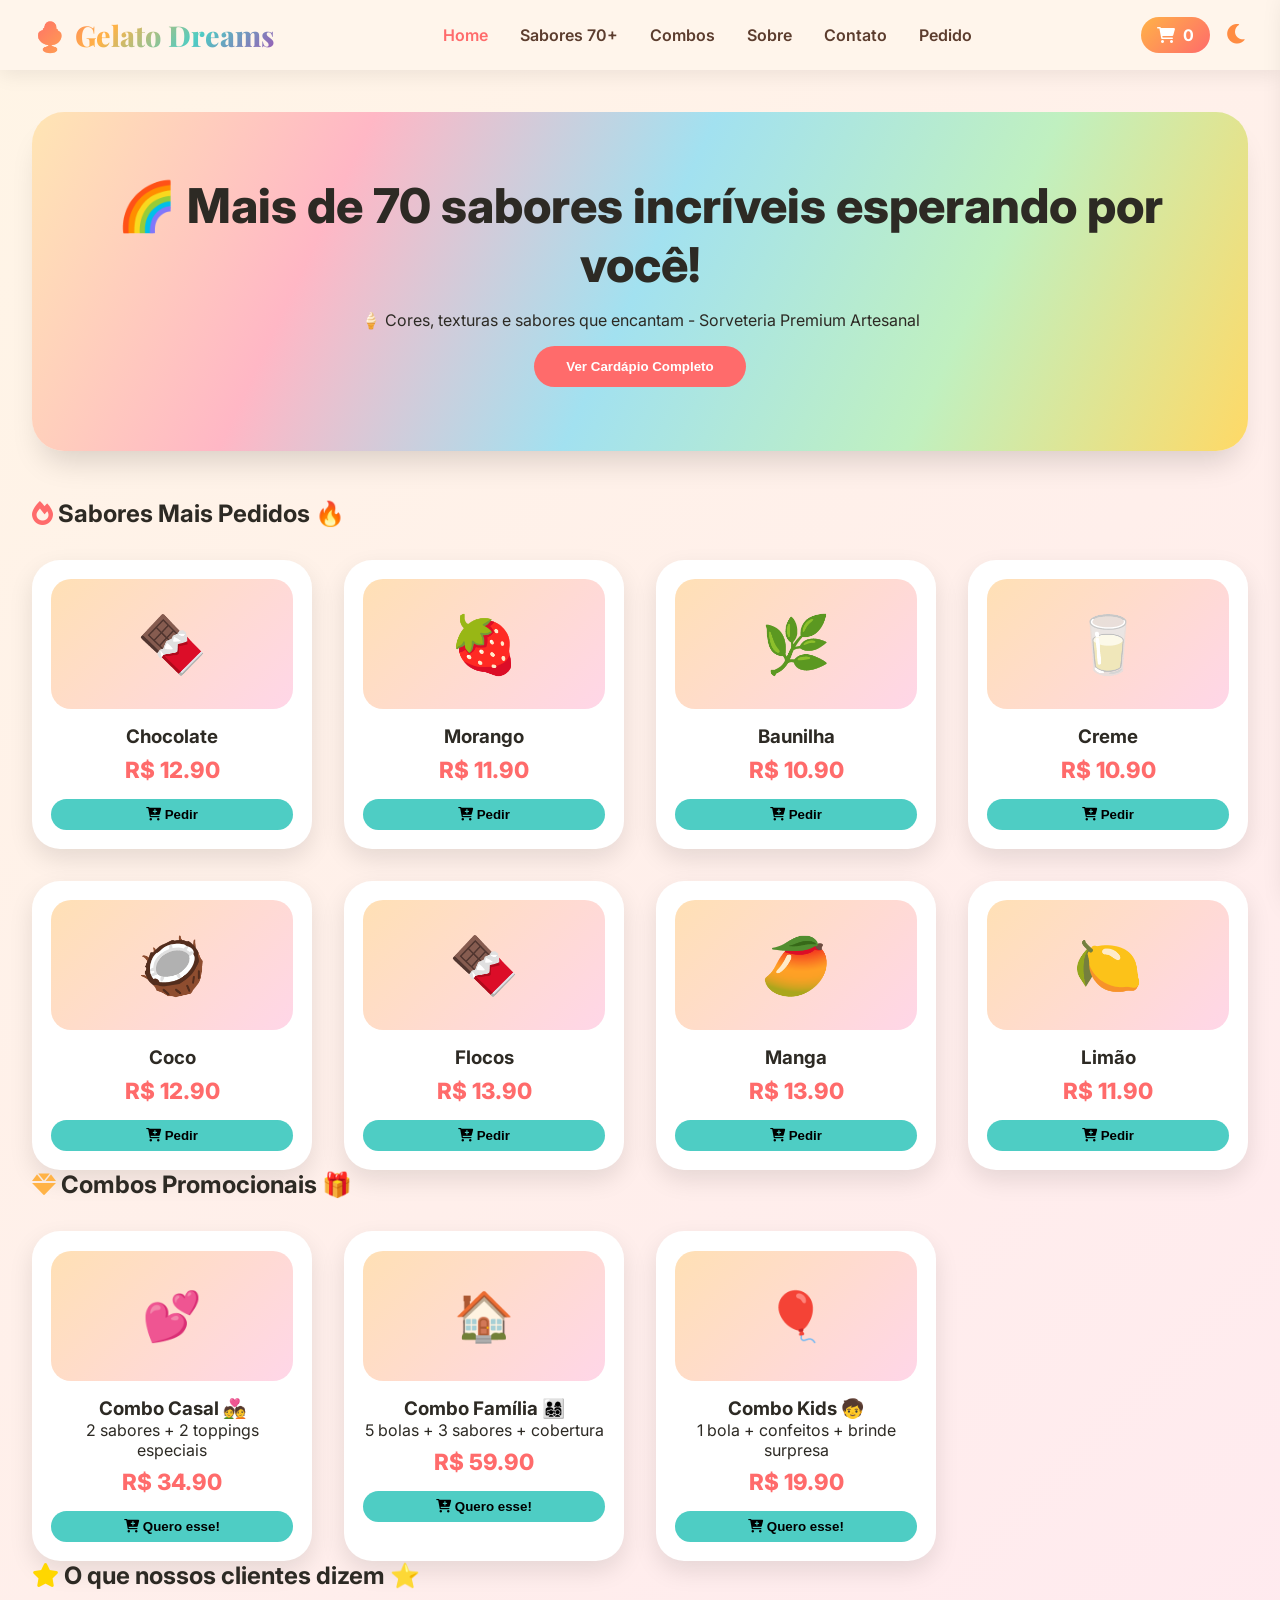
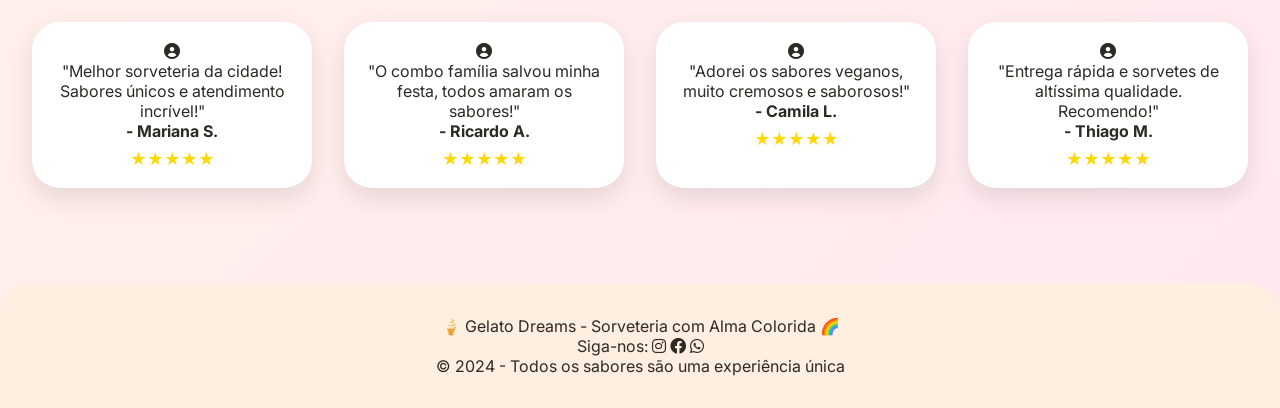
<file: index.html>
<!DOCTYPE html>
<html lang="pt-BR">
<head>
    <meta charset="UTF-8">
    <meta name="viewport" content="width=device-width, initial-scale=1.0">
    <title>Gelato Dreams | Sorveteria Artesanal</title>
    <link href="https://fonts.googleapis.com/css2?family=Inter:opsz,wght@14..32,300;400;500;600;700;800&family=Playfair+Display:wght@400;500;600;700;800&display=swap" rel="stylesheet">
    <link rel="stylesheet" href="https://cdnjs.cloudflare.com/ajax/libs/font-awesome/6.0.0-beta3/css/all.min.css">
    <link rel="stylesheet" href="estilo.css">
</head>
<body>

<nav class="navbar">
    <div class="logo" onclick="location.href='index.html'">🍨 Gelato Dreams</div>
    <ul class="nav-links">
        <li><a href="index.html" class="active">Home</a></li>
        <li><a href="sabores.html">Sabores 70+</a></li>
        <li><a href="combos.html">Combos</a></li>
        <li><a href="sobre.html">Sobre</a></li>
        <li><a href="contato.html">Contato</a></li>
        <li><a href="pedido.html">Pedido</a></li>
    </ul>
    <div class="nav-icons">
        <div class="cart-icon-btn" onclick="toggleCart()">
            <i class="fas fa-shopping-cart"></i>
            <span id="cartCount">0</span>
        </div>
        <button class="theme-toggle" onclick="toggleDarkMode()"><i class="fas fa-moon"></i></button>
    </div>
</nav>

<!-- Carrinho Lateral -->
<div class="cart-panel" id="cartPanel">
    <div class="cart-header">
        <h3><i class="fas fa-ice-cream"></i> Meu Carrinho</h3>
        <button onclick="toggleCart()" class="close-cart">✕</button>
    </div>
    <div id="cartItemsList"></div>
    <div class="cart-total">Total: R$ <span id="cartTotal">0.00</span></div>
    <button onclick="finalizeOrder()" class="btn-finalizar">Finalizar Pedido 🎉</button>
    <p id="orderMessage" class="order-msg"></p>
</div>

<main>
    <div class="container">
        <!-- Hero Banner -->
        <div class="hero">
            <h1>🌈 Mais de 70 sabores incríveis esperando por você!</h1>
            <p>🍦 Cores, texturas e sabores que encantam - Sorveteria Premium Artesanal</p>
            <button class="btn" onclick="location.href='sabores.html'">Ver Cardápio Completo</button>
        </div>

        <!-- Sabores Populares -->
        <section>
            <h2><i class="fas fa-fire" style="color:#FF6B6B;"></i> Sabores Mais Pedidos 🔥</h2>
            <div class="sabores-grid" id="popularesGrid"></div>
        </section>

        <!-- Combos Promocionais -->
        <section>
            <h2><i class="fas fa-gem" style="color:#FFB347;"></i> Combos Promocionais 🎁</h2>
            <div class="combos-grid" id="combosHomeGrid"></div>
        </section>

        <!-- Avaliações -->
        <section>
            <h2><i class="fas fa-star" style="color:#FFD700;"></i> O que nossos clientes dizem ⭐</h2>
            <div class="reviews-grid">
                <div class="review-card">
                    <i class="fas fa-user-circle"></i>
                    <p>"Melhor sorveteria da cidade! Sabores únicos e atendimento incrível!"</p>
                    <strong>- Mariana S.</strong>
                    <div class="stars">★★★★★</div>
                </div>
                <div class="review-card">
                    <i class="fas fa-user-circle"></i>
                    <p>"O combo família salvou minha festa, todos amaram os sabores!"</p>
                    <strong>- Ricardo A.</strong>
                    <div class="stars">★★★★★</div>
                </div>
                <div class="review-card">
                    <i class="fas fa-user-circle"></i>
                    <p>"Adorei os sabores veganos, muito cremosos e saborosos!"</p>
                    <strong>- Camila L.</strong>
                    <div class="stars">★★★★★</div>
                </div>
                <div class="review-card">
                    <i class="fas fa-user-circle"></i>
                    <p>"Entrega rápida e sorvetes de altíssima qualidade. Recomendo!"</p>
                    <strong>- Thiago M.</strong>
                    <div class="stars">★★★★★</div>
                </div>
            </div>
        </section>
    </div>
</main>

<footer class="footer">
    <p>🍦 Gelato Dreams - Sorveteria com Alma Colorida 🌈</p>
    <p>Siga-nos: <i class="fab fa-instagram"></i> <i class="fab fa-facebook"></i> <i class="fab fa-whatsapp"></i></p>
    <p>© 2024 - Todos os sabores são uma experiência única</p>
</footer>

<script src="carrinho.js"></script>
<script src="script.js"></script>
</body>
</html>
</file>
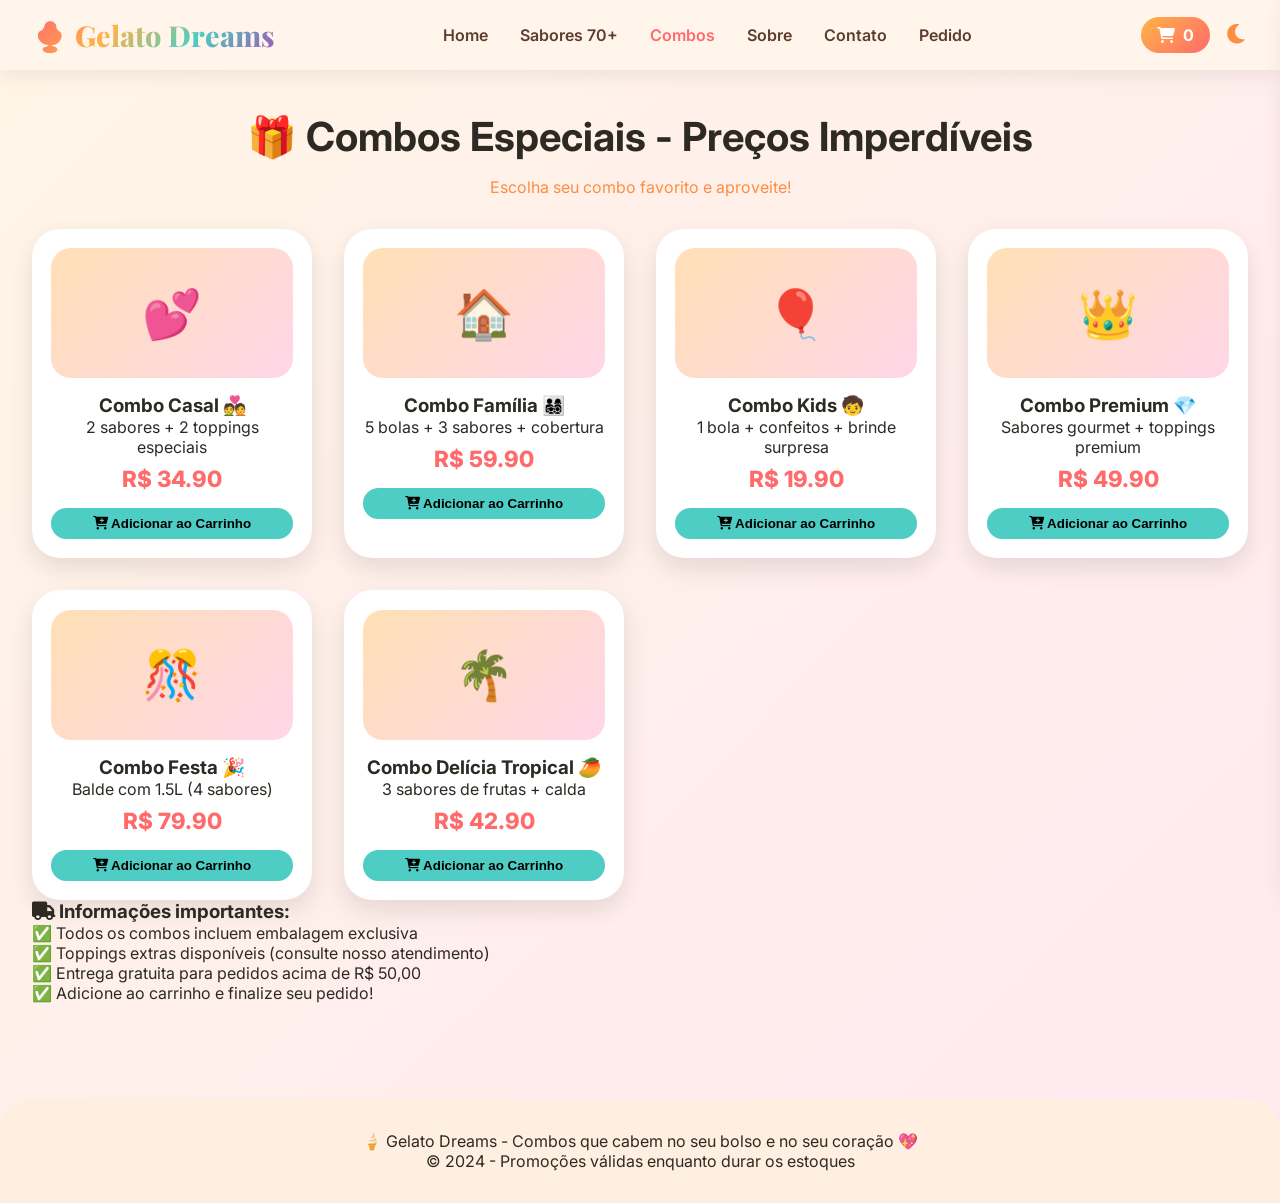
<file: combos.html>
<!DOCTYPE html>
<html lang="pt-BR">
<head>
    <meta charset="UTF-8">
    <meta name="viewport" content="width=device-width, initial-scale=1.0">
    <title>Combos | Gelato Dreams - Ofertas Especiais</title>
    <link href="https://fonts.googleapis.com/css2?family=Inter:opsz,wght@14..32,300;400;500;600;700;800&family=Playfair+Display:wght@400;500;600;700;800&display=swap" rel="stylesheet">
    <link rel="stylesheet" href="https://cdnjs.cloudflare.com/ajax/libs/font-awesome/6.0.0-beta3/css/all.min.css">
    <link rel="stylesheet" href="estilo.css">
</head>
<body>

<nav class="navbar">
    <div class="logo" onclick="location.href='index.html'">🍨 Gelato Dreams</div>
    <ul class="nav-links">
        <li><a href="index.html">Home</a></li>
        <li><a href="sabores.html">Sabores 70+</a></li>
        <li><a href="combos.html" class="active">Combos</a></li>
        <li><a href="sobre.html">Sobre</a></li>
        <li><a href="contato.html">Contato</a></li>
        <li><a href="pedido.html">Pedido</a></li>
    </ul>
    <div class="nav-icons">
        <div class="cart-icon-btn" onclick="toggleCart()">
            <i class="fas fa-shopping-cart"></i>
            <span id="cartCount">0</span>
        </div>
        <button class="theme-toggle" onclick="toggleDarkMode()"><i class="fas fa-moon"></i></button>
    </div>
</nav>

<div class="cart-panel" id="cartPanel">
    <div class="cart-header">
        <h3><i class="fas fa-ice-cream"></i> Meu Carrinho</h3>
        <button onclick="toggleCart()" class="close-cart">✕</button>
    </div>
    <div id="cartItemsList"></div>
    <div class="cart-total">Total: R$ <span id="cartTotal">0.00</span></div>
    <button onclick="finalizeOrder()" class="btn-finalizar">Finalizar Pedido 🎉</button>
    <p id="orderMessage" class="order-msg"></p>
</div>

<main>
    <div class="container">
        <h1 class="page-title">🎁 Combos Especiais - Preços Imperdíveis</h1>
        <p class="subtitle">Escolha seu combo favorito e aproveite!</p>
        
        <div class="combos-grid" id="combosFullGrid"></div>
        
        <div class="combo-info">
            <h3><i class="fas fa-truck"></i> Informações importantes:</h3>
            <p>✅ Todos os combos incluem embalagem exclusiva</p>
            <p>✅ Toppings extras disponíveis (consulte nosso atendimento)</p>
            <p>✅ Entrega gratuita para pedidos acima de R$ 50,00</p>
            <p>✅ Adicione ao carrinho e finalize seu pedido!</p>
        </div>
    </div>
</main>

<footer class="footer">
    <p>🍦 Gelato Dreams - Combos que cabem no seu bolso e no seu coração 💖</p>
    <p>© 2024 - Promoções válidas enquanto durar os estoques</p>
</footer>

<script src="carrinho.js"></script>
<script src="script.js"></script>
</body>
</html>
</file>
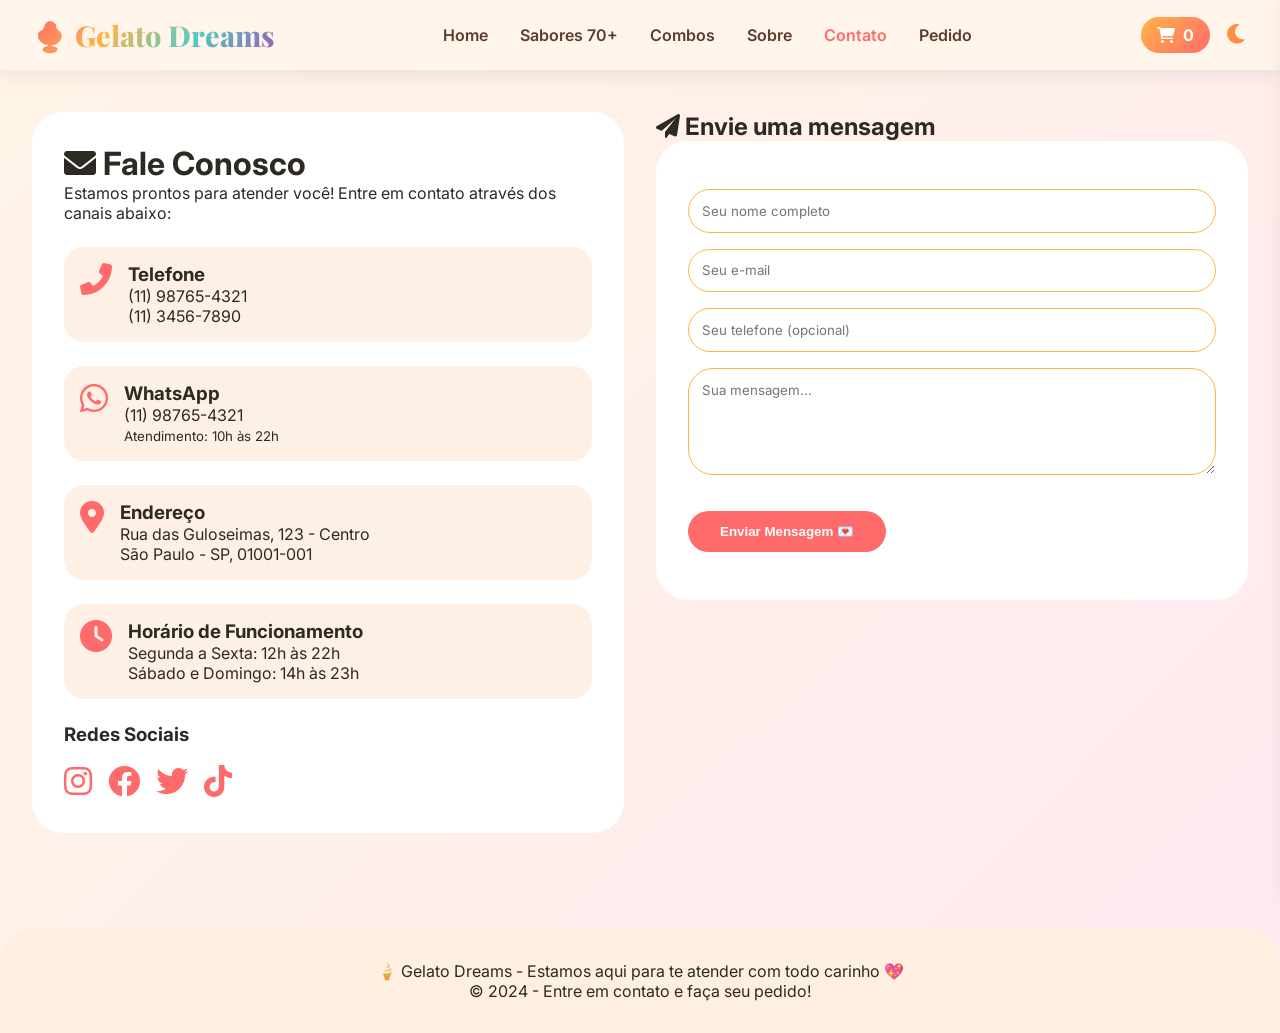
<file: contato.html>
<!DOCTYPE html>
<html lang="pt-BR">
<head>
    <meta charset="UTF-8">
    <meta name="viewport" content="width=device-width, initial-scale=1.0">
    <title>Contato | Gelato Dreams</title>
    <link href="https://fonts.googleapis.com/css2?family=Inter:opsz,wght@14..32,300;400;500;600;700;800&family=Playfair+Display:wght@400;500;600;700;800&display=swap" rel="stylesheet">
    <link rel="stylesheet" href="https://cdnjs.cloudflare.com/ajax/libs/font-awesome/6.0.0-beta3/css/all.min.css">
    <link rel="stylesheet" href="estilo.css">
</head>
<body>

<nav class="navbar">
    <div class="logo" onclick="location.href='index.html'">🍨 Gelato Dreams</div>
    <ul class="nav-links">
        <li><a href="index.html">Home</a></li>
        <li><a href="sabores.html">Sabores 70+</a></li>
        <li><a href="combos.html">Combos</a></li>
        <li><a href="sobre.html">Sobre</a></li>
        <li><a href="contato.html" class="active">Contato</a></li>
        <li><a href="pedido.html">Pedido</a></li>
    </ul>
    <div class="nav-icons">
        <div class="cart-icon-btn" onclick="toggleCart()">
            <i class="fas fa-shopping-cart"></i>
            <span id="cartCount">0</span>
        </div>
        <button class="theme-toggle" onclick="toggleDarkMode()"><i class="fas fa-moon"></i></button>
    </div>
</nav>

<div class="cart-panel" id="cartPanel">
    <div class="cart-header">
        <h3><i class="fas fa-ice-cream"></i> Meu Carrinho</h3>
        <button onclick="toggleCart()" class="close-cart">✕</button>
    </div>
    <div id="cartItemsList"></div>
    <div class="cart-total">Total: R$ <span id="cartTotal">0.00</span></div>
    <button onclick="finalizeOrder()" class="btn-finalizar">Finalizar Pedido 🎉</button>
    <p id="orderMessage" class="order-msg"></p>
</div>

<main>
    <div class="container">
        <div class="contato-wrapper">
            <div class="contato-info">
                <h1><i class="fas fa-envelope"></i> Fale Conosco</h1>
                <p>Estamos prontos para atender você! Entre em contato através dos canais abaixo:</p>
                
                <div class="info-item">
                    <i class="fas fa-phone-alt"></i>
                    <div>
                        <h3>Telefone</h3>
                        <p>(11) 98765-4321</p>
                        <p>(11) 3456-7890</p>
                    </div>
                </div>
                
                <div class="info-item">
                    <i class="fab fa-whatsapp"></i>
                    <div>
                        <h3>WhatsApp</h3>
                        <p>(11) 98765-4321</p>
                        <small>Atendimento: 10h às 22h</small>
                    </div>
                </div>
                
                <div class="info-item">
                    <i class="fas fa-map-marker-alt"></i>
                    <div>
                        <h3>Endereço</h3>
                        <p>Rua das Guloseimas, 123 - Centro</p>
                        <p>São Paulo - SP, 01001-001</p>
                    </div>
                </div>
                
                <div class="info-item">
                    <i class="fas fa-clock"></i>
                    <div>
                        <h3>Horário de Funcionamento</h3>
                        <p>Segunda a Sexta: 12h às 22h</p>
                        <p>Sábado e Domingo: 14h às 23h</p>
                    </div>
                </div>
                
                <div class="redes-sociais">
                    <h3>Redes Sociais</h3>
                    <div class="social-icons">
                        <a href="#"><i class="fab fa-instagram"></i></a>
                        <a href="#"><i class="fab fa-facebook"></i></a>
                        <a href="#"><i class="fab fa-twitter"></i></a>
                        <a href="#"><i class="fab fa-tiktok"></i></a>
                    </div>
                </div>
            </div>
            
            <div class="contato-form">
                <h2><i class="fas fa-paper-plane"></i> Envie uma mensagem</h2>
                <form id="contactForm">
                    <div class="form-group">
                        <input type="text" placeholder="Seu nome completo" required>
                    </div>
                    <div class="form-group">
                        <input type="email" placeholder="Seu e-mail" required>
                    </div>
                    <div class="form-group">
                        <input type="tel" placeholder="Seu telefone (opcional)">
                    </div>
                    <div class="form-group">
                        <textarea rows="5" placeholder="Sua mensagem..." required></textarea>
                    </div>
                    <button type="submit" class="btn">Enviar Mensagem 💌</button>
                    <p id="contactFeedback" class="feedback-msg"></p>
                </form>
            </div>
        </div>
    </div>
</main>

<footer class="footer">
    <p>🍦 Gelato Dreams - Estamos aqui para te atender com todo carinho 💖</p>
    <p>© 2024 - Entre em contato e faça seu pedido!</p>
</footer>

<script src="carrinho.js"></script>
<script src="script.js"></script>
</body>
</html>
</file>
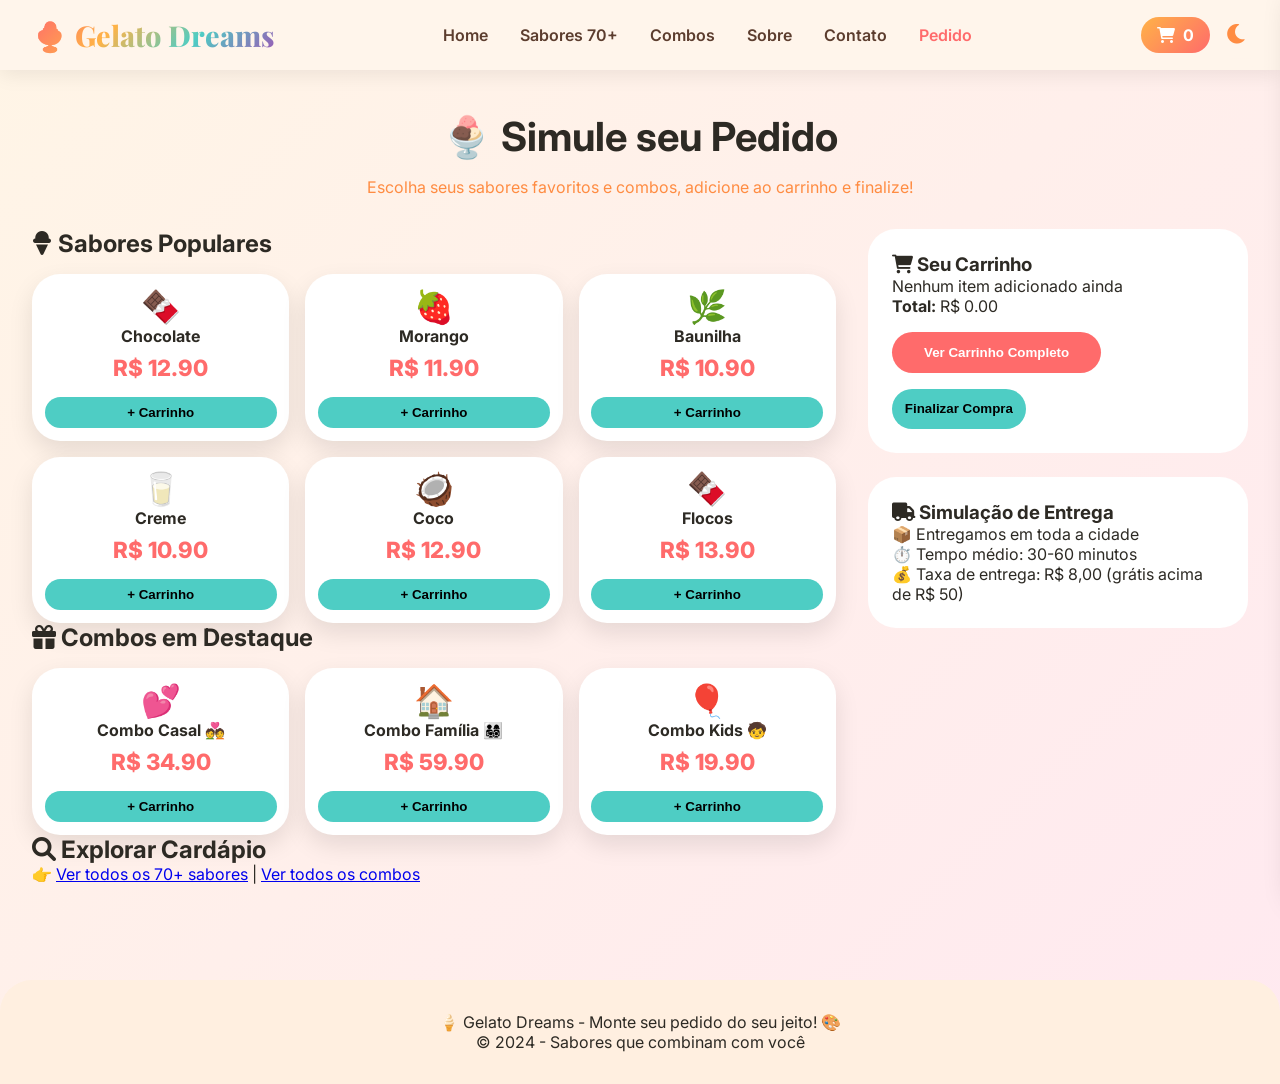
<file: pedido.html>
<!DOCTYPE html>
<html lang="pt-BR">
<head>
    <meta charset="UTF-8">
    <meta name="viewport" content="width=device-width, initial-scale=1.0">
    <title>Simular Pedido | Gelato Dreams</title>
    <link href="https://fonts.googleapis.com/css2?family=Inter:opsz,wght@14..32,300;400;500;600;700;800&family=Playfair+Display:wght@400;500;600;700;800&display=swap" rel="stylesheet">
    <link rel="stylesheet" href="https://cdnjs.cloudflare.com/ajax/libs/font-awesome/6.0.0-beta3/css/all.min.css">
    <link rel="stylesheet" href="estilo.css">
</head>
<body>

<nav class="navbar">
    <div class="logo" onclick="location.href='index.html'">🍨 Gelato Dreams</div>
    <ul class="nav-links">
        <li><a href="index.html">Home</a></li>
        <li><a href="sabores.html">Sabores 70+</a></li>
        <li><a href="combos.html">Combos</a></li>
        <li><a href="sobre.html">Sobre</a></li>
        <li><a href="contato.html">Contato</a></li>
        <li><a href="pedido.html" class="active">Pedido</a></li>
    </ul>
    <div class="nav-icons">
        <div class="cart-icon-btn" onclick="toggleCart()">
            <i class="fas fa-shopping-cart"></i>
            <span id="cartCount">0</span>
        </div>
        <button class="theme-toggle" onclick="toggleDarkMode()"><i class="fas fa-moon"></i></button>
    </div>
</nav>

<div class="cart-panel" id="cartPanel">
    <div class="cart-header">
        <h3><i class="fas fa-ice-cream"></i> Meu Carrinho</h3>
        <button onclick="toggleCart()" class="close-cart">✕</button>
    </div>
    <div id="cartItemsList"></div>
    <div class="cart-total">Total: R$ <span id="cartTotal">0.00</span></div>
    <button onclick="finalizeOrder()" class="btn-finalizar">Finalizar Pedido 🎉</button>
    <p id="orderMessage" class="order-msg"></p>
</div>

<main>
    <div class="container">
        <h1 class="page-title">🍨 Simule seu Pedido</h1>
        <p class="subtitle">Escolha seus sabores favoritos e combos, adicione ao carrinho e finalize!</p>
        
        <div class="pedido-wrapper">
            <div class="selecao-produtos">
                <div class="secao-pedido">
                    <h2><i class="fas fa-ice-cream"></i> Sabores Populares</h2>
                    <div class="produtos-rapidos" id="produtosRapidos"></div>
                </div>
                
                <div class="secao-pedido">
                    <h2><i class="fas fa-gift"></i> Combos em Destaque</h2>
                    <div class="produtos-rapidos" id="combosRapidos"></div>
                </div>
                
                <div class="secao-pedido">
                    <h2><i class="fas fa-search"></i> Explorar Cardápio</h2>
                    <p>👉 <a href="sabores.html">Ver todos os 70+ sabores</a> | <a href="combos.html">Ver todos os combos</a></p>
                </div>
            </div>
            
            <div class="resumo-carrinho">
                <div class="cart-summary">
                    <h3><i class="fas fa-shopping-cart"></i> Seu Carrinho</h3>
                    <div id="cartPreview" class="cart-preview"></div>
                    <div class="cart-summary-total">
                        <strong>Total:</strong> R$ <span id="previewTotal">0.00</span>
                    </div>
                    <button onclick="toggleCart()" class="btn">Ver Carrinho Completo</button>
                    <button onclick="finalizeOrder()" class="btn-finalizar btn-finalizar-pedido">Finalizar Compra</button>
                </div>
                
                <div class="endereco-simulacao">
                    <h3><i class="fas fa-truck"></i> Simulação de Entrega</h3>
                    <p>📦 Entregamos em toda a cidade</p>
                    <p>⏱️ Tempo médio: 30-60 minutos</p>
                    <p>💰 Taxa de entrega: R$ 8,00 (grátis acima de R$ 50)</p>
                </div>
            </div>
        </div>
    </div>
</main>

<footer class="footer">
    <p>🍦 Gelato Dreams - Monte seu pedido do seu jeito! 🎨</p>
    <p>© 2024 - Sabores que combinam com você</p>
</footer>

<script src="carrinho.js"></script>
<script src="script.js"></script>
</body>
</html>
</file>
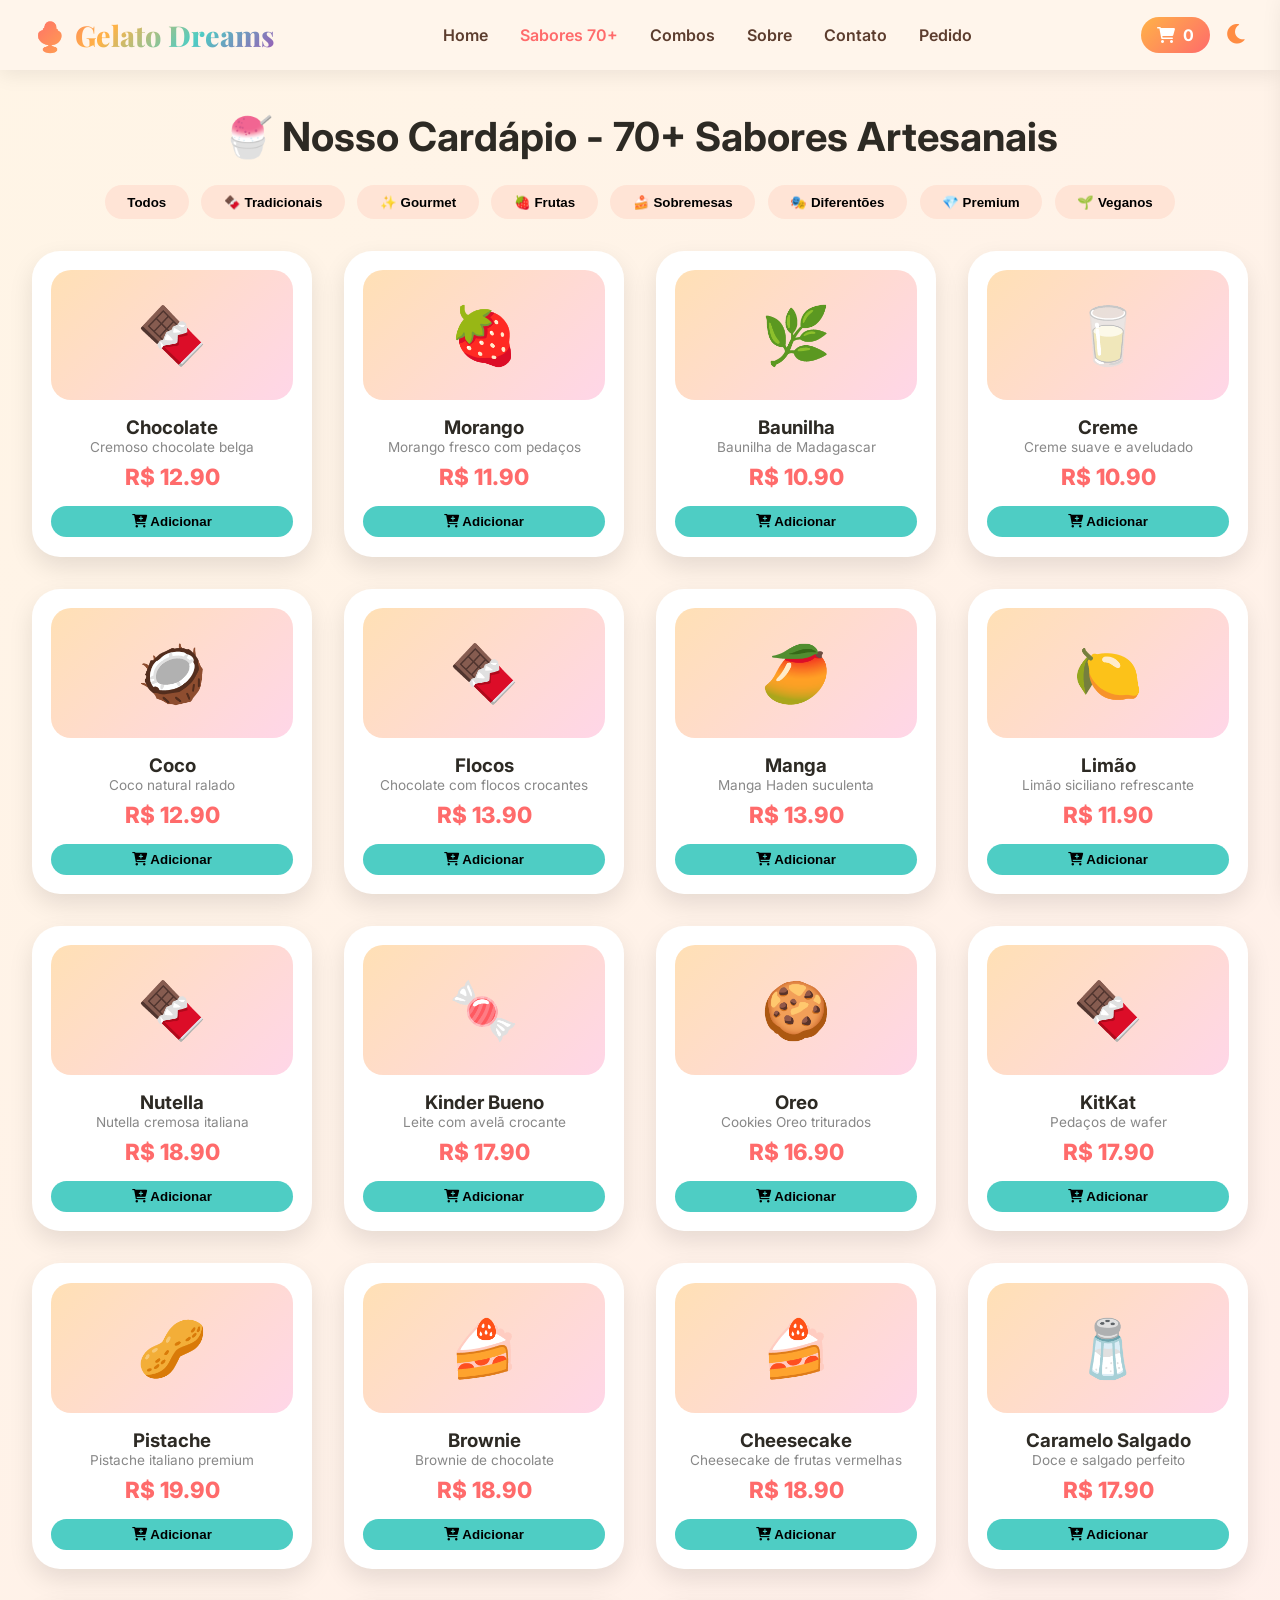
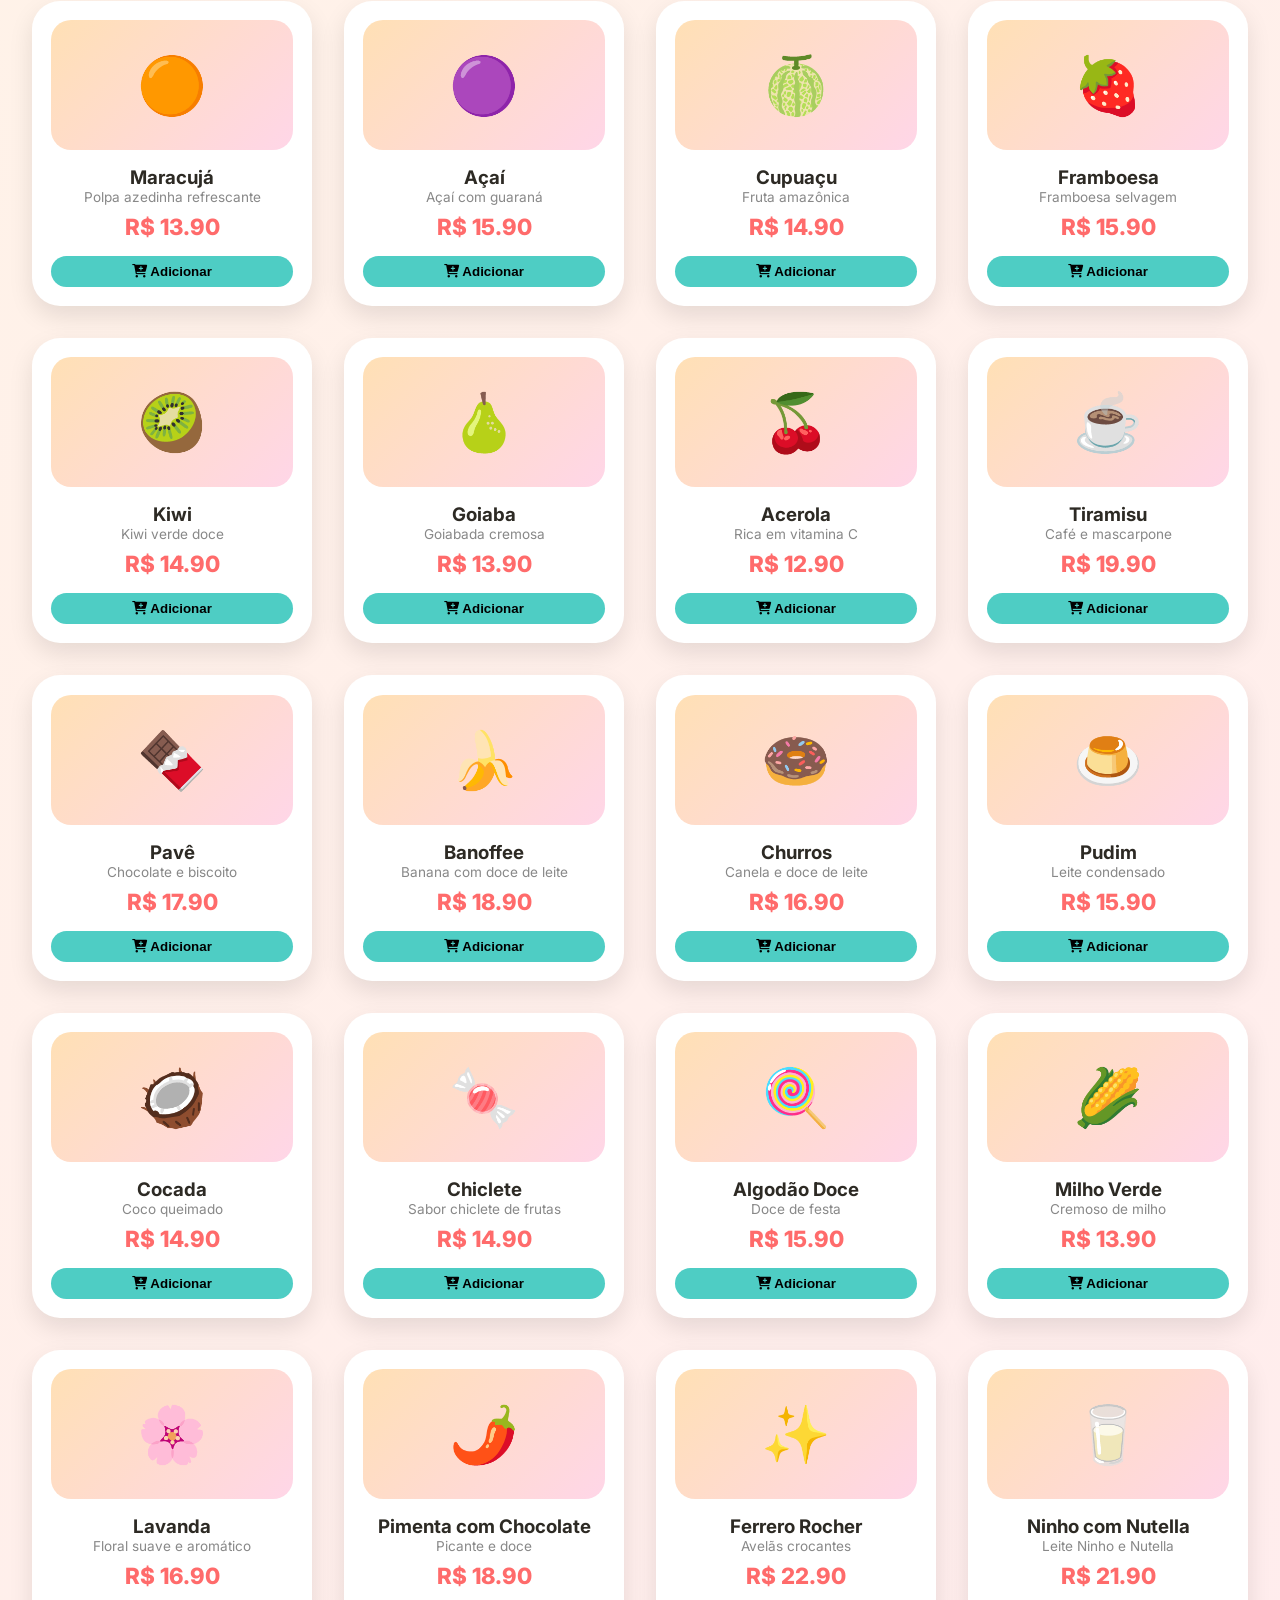
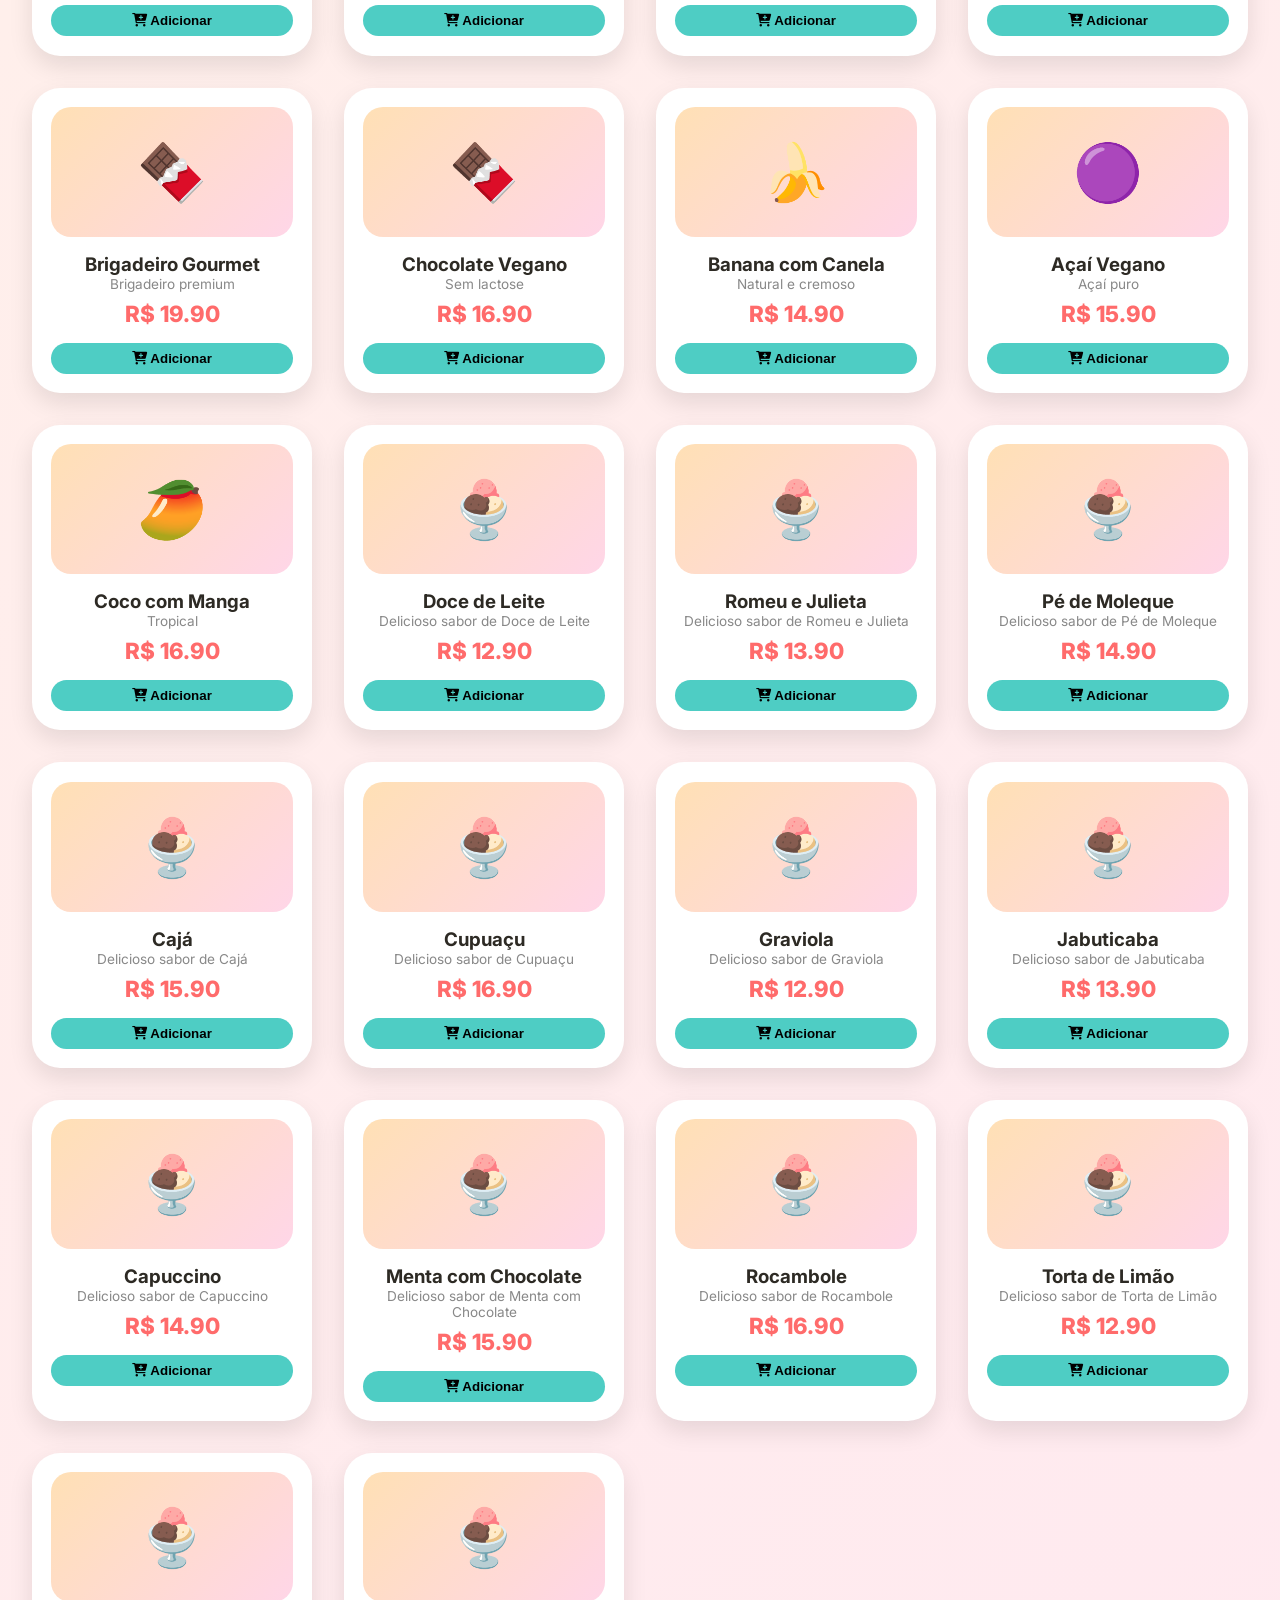
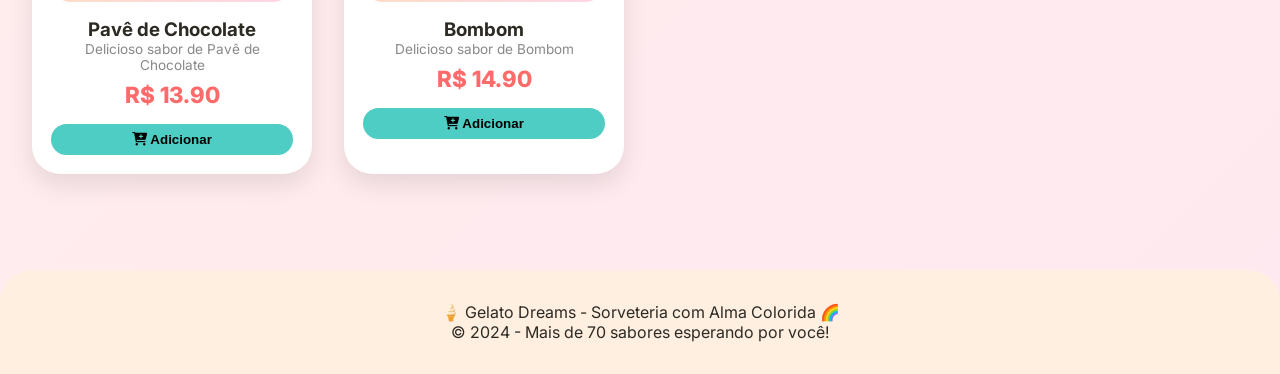
<file: sabores.html>
<!DOCTYPE html>
<html lang="pt-BR">
<head>
    <meta charset="UTF-8">
    <meta name="viewport" content="width=device-width, initial-scale=1.0">
    <title>Cardápio | Gelato Dreams - 70+ Sabores</title>
    <link href="https://fonts.googleapis.com/css2?family=Inter:opsz,wght@14..32,300;400;500;600;700;800&family=Playfair+Display:wght@400;500;600;700;800&display=swap" rel="stylesheet">
    <link rel="stylesheet" href="https://cdnjs.cloudflare.com/ajax/libs/font-awesome/6.0.0-beta3/css/all.min.css">
    <link rel="stylesheet" href="estilo.css">
</head>
<body>

<nav class="navbar">
    <div class="logo" onclick="location.href='index.html'">🍨 Gelato Dreams</div>
    <ul class="nav-links">
        <li><a href="index.html">Home</a></li>
        <li><a href="sabores.html" class="active">Sabores 70+</a></li>
        <li><a href="combos.html">Combos</a></li>
        <li><a href="sobre.html">Sobre</a></li>
        <li><a href="contato.html">Contato</a></li>
        <li><a href="pedido.html">Pedido</a></li>
    </ul>
    <div class="nav-icons">
        <div class="cart-icon-btn" onclick="toggleCart()">
            <i class="fas fa-shopping-cart"></i>
            <span id="cartCount">0</span>
        </div>
        <button class="theme-toggle" onclick="toggleDarkMode()"><i class="fas fa-moon"></i></button>
    </div>
</nav>

<div class="cart-panel" id="cartPanel">
    <div class="cart-header">
        <h3><i class="fas fa-ice-cream"></i> Meu Carrinho</h3>
        <button onclick="toggleCart()" class="close-cart">✕</button>
    </div>
    <div id="cartItemsList"></div>
    <div class="cart-total">Total: R$ <span id="cartTotal">0.00</span></div>
    <button onclick="finalizeOrder()" class="btn-finalizar">Finalizar Pedido 🎉</button>
    <p id="orderMessage" class="order-msg"></p>
</div>

<main>
    <div class="container">
        <h1 class="page-title">🍧 Nosso Cardápio - 70+ Sabores Artesanais</h1>
        
        <!-- Filtros por categoria -->
        <div class="filters" id="filtersContainer">
            <button class="filter-btn active" data-categoria="todos">Todos</button>
            <button class="filter-btn" data-categoria="Tradicionais">🍫 Tradicionais</button>
            <button class="filter-btn" data-categoria="Gourmet">✨ Gourmet</button>
            <button class="filter-btn" data-categoria="Frutas">🍓 Frutas</button>
            <button class="filter-btn" data-categoria="Sobremesas">🍰 Sobremesas</button>
            <button class="filter-btn" data-categoria="Diferentões">🎭 Diferentões</button>
            <button class="filter-btn" data-categoria="Premium">💎 Premium</button>
            <button class="filter-btn" data-categoria="Veganos">🌱 Veganos</button>
        </div>

        <div id="saboresList" class="sabores-grid"></div>
    </div>
</main>

<footer class="footer">
    <p>🍦 Gelato Dreams - Sorveteria com Alma Colorida 🌈</p>
    <p>© 2024 - Mais de 70 sabores esperando por você!</p>
</footer>

<script src="carrinho.js"></script>
<script src="script.js"></script>
<script>
    // Inicializar página de sabores
    if (typeof carregarSabores === 'function') {
        carregarSabores();
    }
</script>
</body>
</html>
</file>
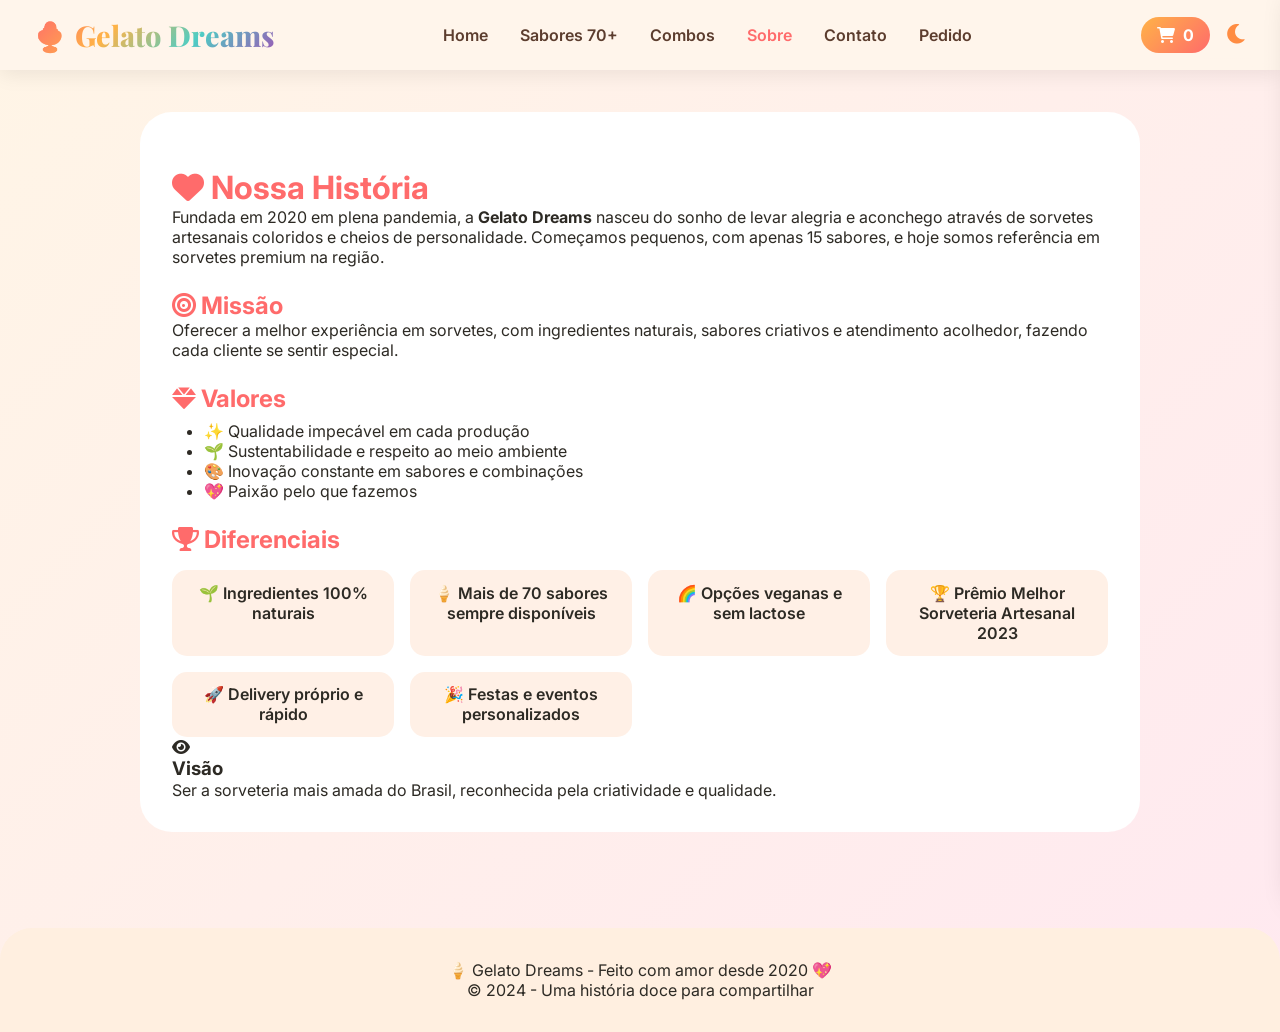
<file: sobre.html>
<!DOCTYPE html>
<html lang="pt-BR">
<head>
    <meta charset="UTF-8">
    <meta name="viewport" content="width=device-width, initial-scale=1.0">
    <title>Sobre Nós | Gelato Dreams</title>
    <link href="https://fonts.googleapis.com/css2?family=Inter:opsz,wght@14..32,300;400;500;600;700;800&family=Playfair+Display:wght@400;500;600;700;800&display=swap" rel="stylesheet">
    <link rel="stylesheet" href="https://cdnjs.cloudflare.com/ajax/libs/font-awesome/6.0.0-beta3/css/all.min.css">
    <link rel="stylesheet" href="estilo.css">
</head>
<body>

<nav class="navbar">
    <div class="logo" onclick="location.href='index.html'">🍨 Gelato Dreams</div>
    <ul class="nav-links">
        <li><a href="index.html">Home</a></li>
        <li><a href="sabores.html">Sabores 70+</a></li>
        <li><a href="combos.html">Combos</a></li>
        <li><a href="sobre.html" class="active">Sobre</a></li>
        <li><a href="contato.html">Contato</a></li>
        <li><a href="pedido.html">Pedido</a></li>
    </ul>
    <div class="nav-icons">
        <div class="cart-icon-btn" onclick="toggleCart()">
            <i class="fas fa-shopping-cart"></i>
            <span id="cartCount">0</span>
        </div>
        <button class="theme-toggle" onclick="toggleDarkMode()"><i class="fas fa-moon"></i></button>
    </div>
</nav>

<div class="cart-panel" id="cartPanel">
    <div class="cart-header">
        <h3><i class="fas fa-ice-cream"></i> Meu Carrinho</h3>
        <button onclick="toggleCart()" class="close-cart">✕</button>
    </div>
    <div id="cartItemsList"></div>
    <div class="cart-total">Total: R$ <span id="cartTotal">0.00</span></div>
    <button onclick="finalizeOrder()" class="btn-finalizar">Finalizar Pedido 🎉</button>
    <p id="orderMessage" class="order-msg"></p>
</div>

<main>
    <div class="container">
        <div class="about-container">
            <div class="about-card">
                <h1><i class="fas fa-heart" style="color:#FF6B6B;"></i> Nossa História</h1>
                <p>Fundada em 2020 em plena pandemia, a <strong>Gelato Dreams</strong> nasceu do sonho de levar alegria e aconchego através de sorvetes artesanais coloridos e cheios de personalidade. Começamos pequenos, com apenas 15 sabores, e hoje somos referência em sorvetes premium na região.</p>
                
                <h2><i class="fas fa-bullseye"></i> Missão</h2>
                <p>Oferecer a melhor experiência em sorvetes, com ingredientes naturais, sabores criativos e atendimento acolhedor, fazendo cada cliente se sentir especial.</p>
                
                <h2><i class="fas fa-gem"></i> Valores</h2>
                <ul>
                    <li>✨ Qualidade impecável em cada produção</li>
                    <li>🌱 Sustentabilidade e respeito ao meio ambiente</li>
                    <li>🎨 Inovação constante em sabores e combinações</li>
                    <li>💖 Paixão pelo que fazemos</li>
                </ul>
                
                <h2><i class="fas fa-trophy"></i> Diferenciais</h2>
                <div class="diferenciais-grid">
                    <div class="diferencial">🌱 Ingredientes 100% naturais</div>
                    <div class="diferencial">🍦 Mais de 70 sabores sempre disponíveis</div>
                    <div class="diferencial">🌈 Opções veganas e sem lactose</div>
                    <div class="diferencial">🏆 Prêmio Melhor Sorveteria Artesanal 2023</div>
                    <div class="diferencial">🚀 Delivery próprio e rápido</div>
                    <div class="diferencial">🎉 Festas e eventos personalizados</div>
                </div>
                
                <div class="missao-visao">
                    <div class="missao">
                        <i class="fas fa-eye"></i>
                        <h3>Visão</h3>
                        <p>Ser a sorveteria mais amada do Brasil, reconhecida pela criatividade e qualidade.</p>
                    </div>
                </div>
            </div>
        </div>
    </div>
</main>

<footer class="footer">
    <p>🍦 Gelato Dreams - Feito com amor desde 2020 💖</p>
    <p>© 2024 - Uma história doce para compartilhar</p>
</footer>

<script src="carrinho.js"></script>
<script src="script.js"></script>
</body>
</html>
</file>
<file: estilo.css>
* {
    margin: 0;
    padding: 0;
    box-sizing: border-box;
}

body {
    font-family: 'Inter', sans-serif;
    background: linear-gradient(135deg, #FFF5E6 0%, #FFE9F0 100%);
    color: #2D2A24;
    min-height: 100vh;
}

/* Dark Mode */
body.dark {
    background: linear-gradient(135deg, #1a1a2e 0%, #16213e 100%);
    color: #F0E6D8;
}

body.dark .sabor-card, 
body.dark .combo-card, 
body.dark .review-card,
body.dark .about-card,
body.dark .contato-info,
body.dark .contato-form form,
body.dark .cart-summary,
body.dark .endereco-simulacao {
    background: #2D2A35;
    color: #F5EDE4;
    box-shadow: 0 8px 20px rgba(0,0,0,0.3);
}

body.dark .navbar {
    background: #1E1B24dd;
    backdrop-filter: blur(12px);
}

body.dark .footer {
    background: #1a1720;
}

body.dark .filter-btn {
    background: #3D3545;
    color: #F0DCC0;
}

body.dark .filter-btn.active-filter {
    background: #FF6B6B;
    color: white;
}

body.dark .info-item,
body.dark .diferencial {
    background: #3D3545;
}

/* Navbar */
.navbar {
    position: fixed;
    top: 0;
    width: 100%;
    background: rgba(255, 245, 235, 0.95);
    backdrop-filter: blur(12px);
    box-shadow: 0 4px 20px rgba(0,0,0,0.08);
    z-index: 1000;
    padding: 1rem 2rem;
    display: flex;
    justify-content: space-between;
    align-items: center;
    flex-wrap: wrap;
}

.logo {
    font-size: 1.8rem;
    font-weight: 800;
    font-family: 'Playfair Display', serif;
    background: linear-gradient(135deg, #FF6B6B, #FFB347, #4ECDC4, #9B59B6);
    -webkit-background-clip: text;
    background-clip: text;
    color: transparent;
    cursor: pointer;
}

.nav-links {
    display: flex;
    gap: 2rem;
    list-style: none;
    flex-wrap: wrap;
}

.nav-links a {
    text-decoration: none;
    font-weight: 600;
    color: #5C3D2E;
    transition: color 0.3s;
}

body.dark .nav-links a {
    color: #FFE0C4;
}

.nav-links a:hover,
.nav-links a.active {
    color: #FF6B6B;
}

.nav-icons {
    display: flex;
    gap: 1rem;
    align-items: center;
}

.cart-icon-btn {
    background: linear-gradient(135deg, #FFB347, #FF6B6B);
    padding: 0.5rem 1rem;
    border-radius: 50px;
    cursor: pointer;
    display: flex;
    gap: 0.5rem;
    align-items: center;
    color: white;
    font-weight: bold;
    transition: transform 0.2s;
}

.cart-icon-btn:hover {
    transform: scale(1.05);
}

.theme-toggle {
    background: none;
    border: none;
    font-size: 1.4rem;
    cursor: pointer;
    color: #FF8C42;
}

/* Container */
.container {
    max-width: 1400px;
    margin: 0 auto;
    padding: 2rem;
}

main {
    padding-top: 5rem;
}

/* Hero */
.hero {
    background: linear-gradient(115deg, #FFE5B4, #FFB7C5, #A2E1F0, #C0F0C0, #FFD966);
    border-radius: 2rem;
    padding: 4rem 2rem;
    text-align: center;
    margin-bottom: 3rem;
    box-shadow: 0 20px 30px -10px rgba(0,0,0,0.15);
}

.hero h1 {
    font-size: 3rem;
    font-weight: 800;
    margin-bottom: 1rem;
}

.btn {
    display: inline-block;
    background: #FF6B6B;
    padding: 0.8rem 2rem;
    border-radius: 60px;
    color: white;
    font-weight: bold;
    text-decoration: none;
    margin-top: 1rem;
    border: none;
    cursor: pointer;
    transition: transform 0.2s;
}

.btn:hover {
    transform: translateY(-3px);
}

/* Grids */
.sabores-grid,
.combos-grid,
.reviews-grid {
    display: grid;
    grid-template-columns: repeat(auto-fill, minmax(280px, 1fr));
    gap: 2rem;
    margin-top: 2rem;
}

.sabor-card,
.combo-card,
.review-card {
    background: white;
    border-radius: 28px;
    padding: 1.2rem;
    box-shadow: 0 10px 25px rgba(0,0,0,0.1);
    text-align: center;
    transition: transform 0.3s;
}

.sabor-card:hover,
.combo-card:hover {
    transform: translateY(-8px);
}

.sabor-emoji {
    font-size: 3.5rem;
    background: linear-gradient(135deg, #FFE0B5, #FFD6E8);
    width: 100%;
    height: 130px;
    display: flex;
    align-items: center;
    justify-content: center;
    border-radius: 20px;
    margin-bottom: 1rem;
}

.price {
    font-weight: 800;
    color: #FF6B6B;
    font-size: 1.4rem;
    margin: 0.5rem 0;
}

.add-to-cart {
    background: #4ECDC4;
    border: none;
    padding: 0.5rem 1rem;
    border-radius: 25px;
    cursor: pointer;
    font-weight: 600;
    margin-top: 0.5rem;
    width: 100%;
    transition: background 0.2s;
}

.add-to-cart:hover {
    background: #3BA89F;
    color: white;
}

/* Filtros */
.filters {
    display: flex;
    flex-wrap: wrap;
    gap: 0.8rem;
    margin: 1.5rem 0;
    justify-content: center;
}

.filter-btn {
    background: #FFE4D6;
    border: none;
    padding: 0.6rem 1.4rem;
    border-radius: 50px;
    cursor: pointer;
    font-weight: 600;
    transition: all 0.2s;
}

.filter-btn:hover,
.filter-btn.active-filter {
    background: #FF6B6B;
    color: white;
}

/* Carrinho Lateral */
.cart-panel {
    position: fixed;
    right: -420px;
    top: 0;
    width: 400px;
    height: 100vh;
    background: #FFF8F0;
    box-shadow: -5px 0 30px rgba(0,0,0,0.2);
    z-index: 1100;
    padding: 1.5rem;
    transition: right 0.3s ease;
    display: flex;
    flex-direction: column;
    overflow-y: auto;
}

.cart-panel.open {
    right: 0;
}

.cart-header {
    display: flex;
    justify-content: space-between;
    align-items: center;
    margin-bottom: 1rem;
}

.close-cart {
    background: #FF6B6B;
    border: none;
    padding: 0.3rem 0.8rem;
    border-radius: 20px;
    cursor: pointer;
    color: white;
}

.cart-item {
    display: flex;
    justify-content: space-between;
    align-items: center;
    margin: 0.8rem 0;
    padding: 0.8rem;
    background: #FFF0E6;
    border-radius: 15px;
}

.cart-total {
    font-weight: bold;
    font-size: 1.4rem;
    margin-top: auto;
    padding-top: 1rem;
    border-top: 2px solid #FFB347;
}

.btn-finalizar {
    background: #4ECDC4;
    padding: 0.8rem;
    border-radius: 40px;
    border: none;
    cursor: pointer;
    font-weight: bold;
    margin-top: 1rem;
    transition: background 0.2s;
}

.btn-finalizar:hover {
    background: #3BA89F;
    color: white;
}

/* Página Sobre */
.about-container {
    max-width: 1000px;
    margin: 0 auto;
}

.about-card {
    background: white;
    border-radius: 32px;
    padding: 2rem;
}

.about-card h1,
.about-card h2 {
    margin-top: 1.5rem;
    color: #FF6B6B;
}

.about-card ul {
    margin-left: 2rem;
    margin-top: 0.5rem;
}

.diferenciais-grid {
    display: grid;
    grid-template-columns: repeat(auto-fill, minmax(200px, 1fr));
    gap: 1rem;
    margin-top: 1rem;
}

.diferencial {
    background: #FFF0E6;
    padding: 0.8rem;
    border-radius: 15px;
    text-align: center;
    font-weight: 600;
}

/* Página Contato */
.contato-wrapper {
    display: grid;
    grid-template-columns: 1fr 1fr;
    gap: 2rem;
}

.contato-info,
.contato-form form {
    background: white;
    border-radius: 32px;
    padding: 2rem;
}

.info-item {
    display: flex;
    gap: 1rem;
    margin: 1.5rem 0;
    padding: 1rem;
    background: #FFF0E6;
    border-radius: 20px;
}

.info-item i {
    font-size: 2rem;
    color: #FF6B6B;
}

.social-icons {
    display: flex;
    gap: 1rem;
    margin-top: 1rem;
}

.social-icons a {
    font-size: 2rem;
    color: #FF6B6B;
    transition: transform 0.2s;
}

.social-icons a:hover {
    transform: scale(1.1);
}

.form-group {
    margin: 1rem 0;
}

.form-group input,
.form-group textarea {
    width: 100%;
    padding: 0.8rem;
    border-radius: 25px;
    border: 1px solid #FFB347;
    font-family: inherit;
}

/* Página Pedido */
.pedido-wrapper {
    display: grid;
    grid-template-columns: 1fr 380px;
    gap: 2rem;
}

.produtos-rapidos {
    display: grid;
    grid-template-columns: repeat(auto-fill, minmax(200px, 1fr));
    gap: 1rem;
    margin-top: 1rem;
}

.cart-summary,
.endereco-simulacao {
    background: white;
    border-radius: 28px;
    padding: 1.5rem;
    margin-bottom: 1.5rem;
}

.cart-preview {
    max-height: 300px;
    overflow-y: auto;
}

.cart-preview-item {
    display: flex;
    justify-content: space-between;
    padding: 0.5rem 0;
    border-bottom: 1px solid #FFE0C4;
}

/* Footer */
.footer {
    background: #FFEFE0;
    padding: 2rem;
    text-align: center;
    margin-top: 4rem;
    border-radius: 2rem 2rem 0 0;
}

/* Responsive */
@media (max-width: 968px) {
    .pedido-wrapper,
    .contato-wrapper {
        grid-template-columns: 1fr;
    }
}

@media (max-width: 768px) {
    .navbar {
        flex-direction: column;
        gap: 0.8rem;
    }
    
    .hero h1 {
        font-size: 1.8rem;
    }
    
    .cart-panel {
        width: 100%;
        right: -100%;
    }
    
    .nav-links {
        justify-content: center;
        gap: 1rem;
    }
}

.page-title {
    text-align: center;
    margin-bottom: 1rem;
    font-size: 2.5rem;
}

.subtitle {
    text-align: center;
    margin-bottom: 2rem;
    color: #FF8C42;
}

.stars {
    color: #FFD700;
    margin-top: 0.5rem;
}

.order-msg {
    text-align: center;
    margin-top: 1rem;
    color: #4ECDC4;
    font-weight: bold;
}

.feedback-msg {
    margin-top: 1rem;
    text-align: center;
}
</file>
